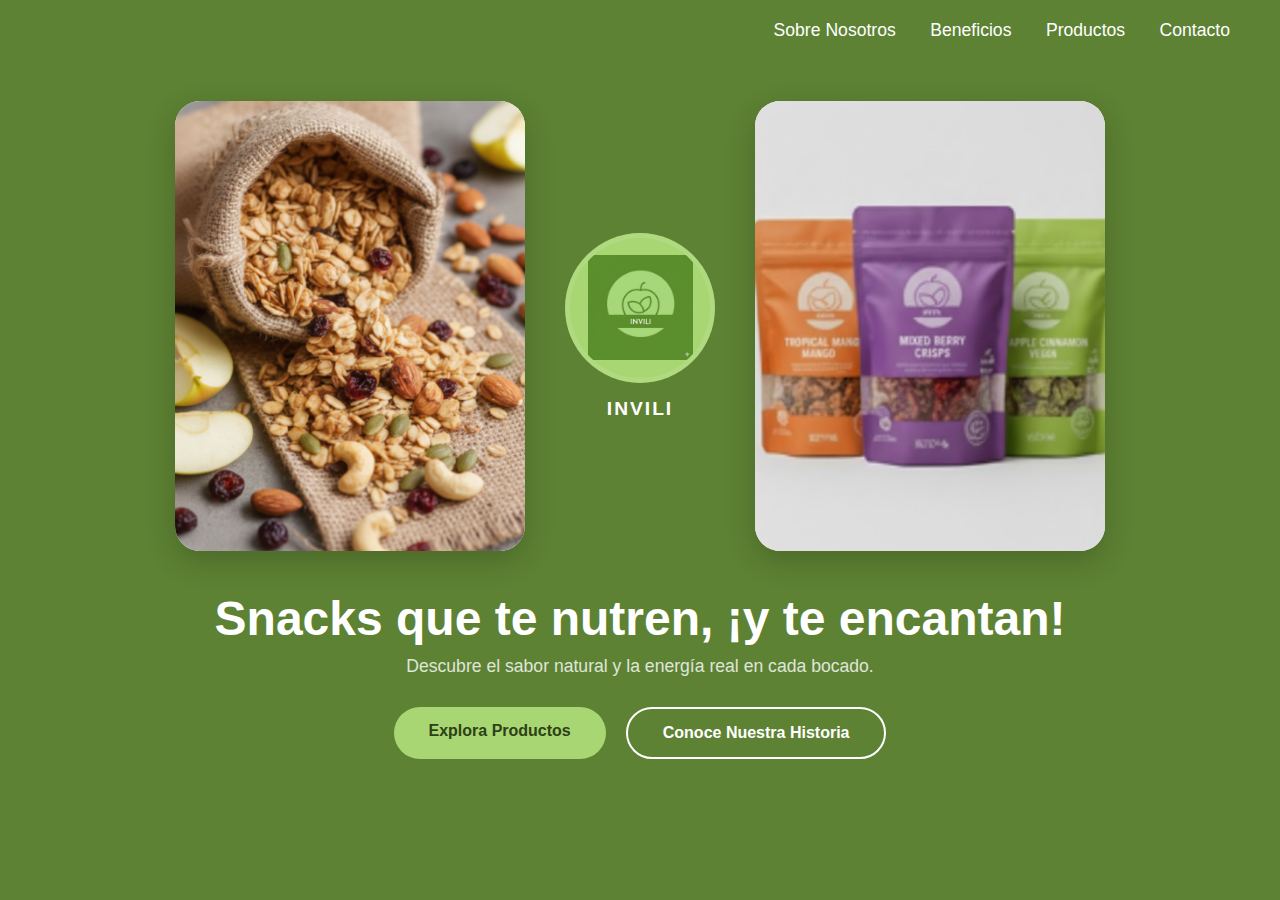
<file: index.html>
<!DOCTYPE html>

<html lang="es">

<head>
    <meta charset="UTF-8">
    <meta name="viewport" content="width=device-width, initial-scale=1.0">
    <title>Snacks Saludables - INVILI</title>
    <link rel="stylesheet" href="INVILISTYLE.css">
</head>
<body>



    <nav class="navbar">
        <div class="nav-links">
            <a href="SOBRENOSOTROS.html">Sobre Nosotros</a>
            <a href="BENEFICIOS.HTML">Beneficios</a>
            <a href="PRODUCTOS.HTML">Productos</a>
            <a href="CONTACTO.html">Contacto</a>
        </div>
    </nav>

    <main class="hero-section">
        <div class="main-grid">
            <div class="card">
                <img src="INVILISECOS.png" alt="Snack">
            </div>
            <div class="logo-wrapper">
                <div class="circular-logo">
                    <img src="LOGO.png" alt="Logo">
                </div>
                <span class="brand-name">INVILI</span>
            </div>
            <div class="card">
                <img src="invili.jpg" alt="Empaque">
            </div>
        </div>
        <div class="content">
            <h1>Snacks que te nutren, ¡y te encantan!</h1>
            <p>Descubre el sabor natural y la energía real en cada bocado.</p>
            <div class="buttons">
                <a href="PRODUCTOS.HTML" class="btn btn-filled">Explora Productos</a>
                <a href="SOBRENOSOTROS.html" class="btn btn-outline">Conoce Nuestra Historia</a>
            </div>
        </div>
    </main>

</body>

</html>
</file>
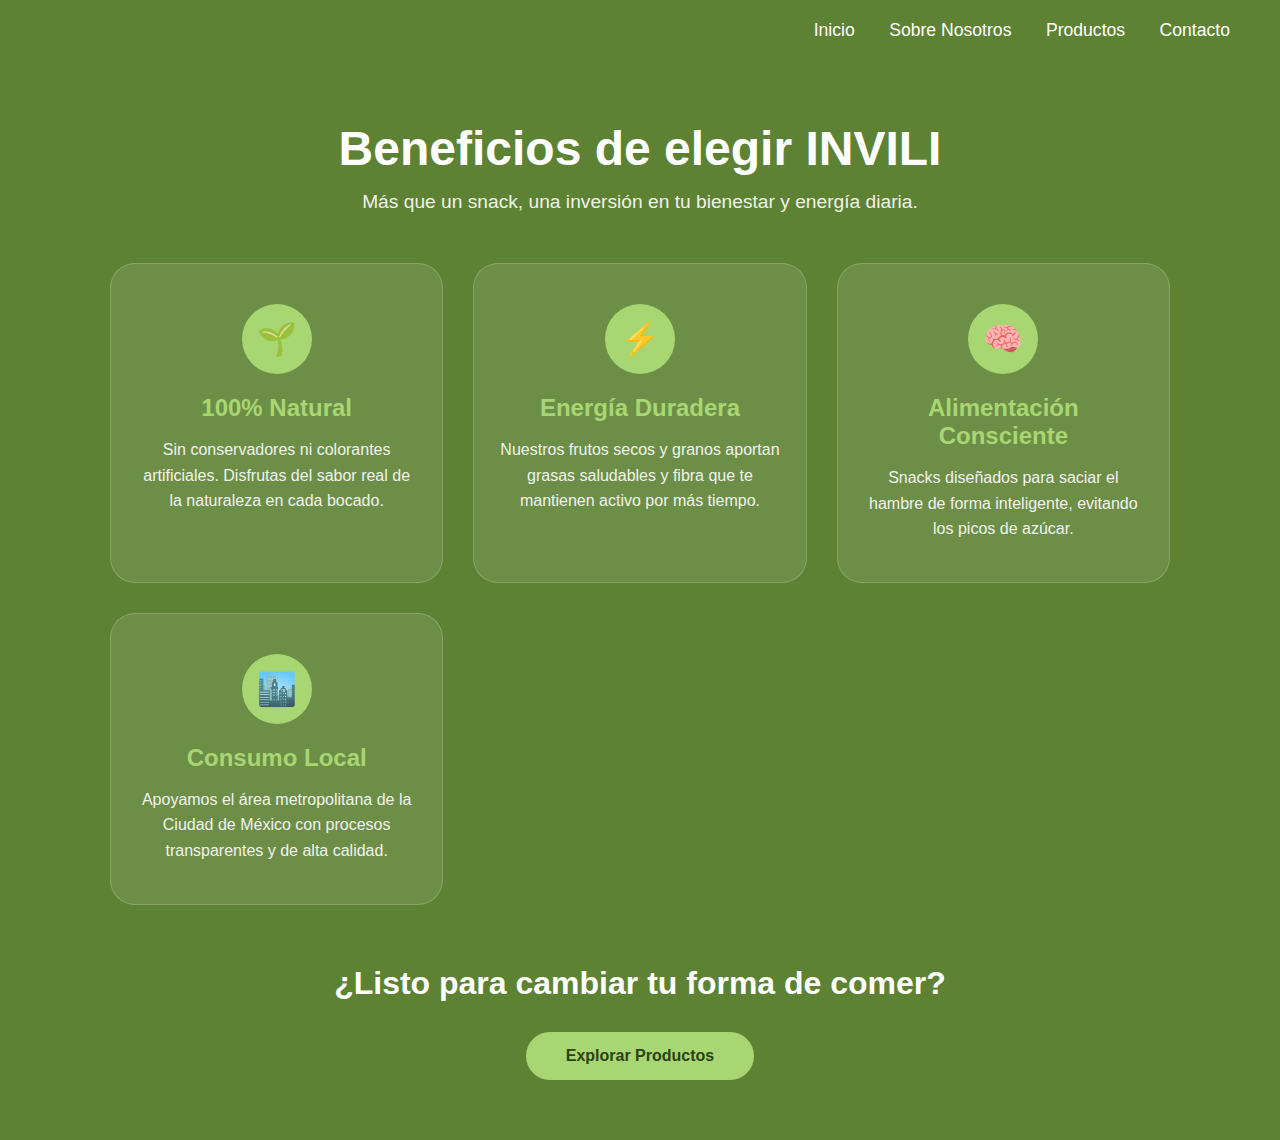
<file: BENEFICIOS.HTML>
<!DOCTYPE html>
<html lang="es">
<head>
    <meta charset="UTF-8">
    <meta name="viewport" content="width=device-width, initial-scale=1.0">
    <title>Beneficios - INVILI</title>
    <link rel="stylesheet" href="BENESTYLE.css">
</head>
<body>

    <nav class="navbar">
        <div class="nav-links">
            <a href="index.html">Inicio</a>
            <a href="SOBRENOSOTROS.html">Sobre Nosotros</a>
            <a href="PRODUCTOS.HTML">Productos</a>
            <a href="CONTACTO.html">Contacto</a>
        </div>
    </nav>

    <main class="benefits-container">
        <header class="benefits-header">
            <h1>Beneficios de elegir INVILI</h1>
            <p>Más que un snack, una inversión en tu bienestar y energía diaria.</p>
        </header>

        <section class="benefits-grid">
            <div class="benefit-card">
                <div class="icon-circle">🌱</div>
                <h3>100% Natural</h3>
                <p>Sin conservadores ni colorantes artificiales. Disfrutas del sabor real de la naturaleza en cada bocado.</p>
            </div>

            <div class="benefit-card">
                <div class="icon-circle">⚡</div>
                <h3>Energía Duradera</h3>
                <p>Nuestros frutos secos y granos aportan grasas saludables y fibra que te mantienen activo por más tiempo.</p>
            </div>

            <div class="benefit-card">
                <div class="icon-circle">🧠</div>
                <h3>Alimentación Consciente</h3>
                <p>Snacks diseñados para saciar el hambre de forma inteligente, evitando los picos de azúcar.</p>
            </div>

            <div class="benefit-card">
                <div class="icon-circle">🏙️</div>
                <h3>Consumo Local</h3>
                <p>Apoyamos el área metropolitana de la Ciudad de México con procesos transparentes y de alta calidad.</p>
            </div>
        </section>

        <footer class="benefits-cta">
            <h2>¿Listo para cambiar tu forma de comer?</h2>
            <a href="PRODUCTOS.HTML" class="btn-cta">Explorar Productos</a>
        </footer>
    </main>

</body>

</html>
</file>
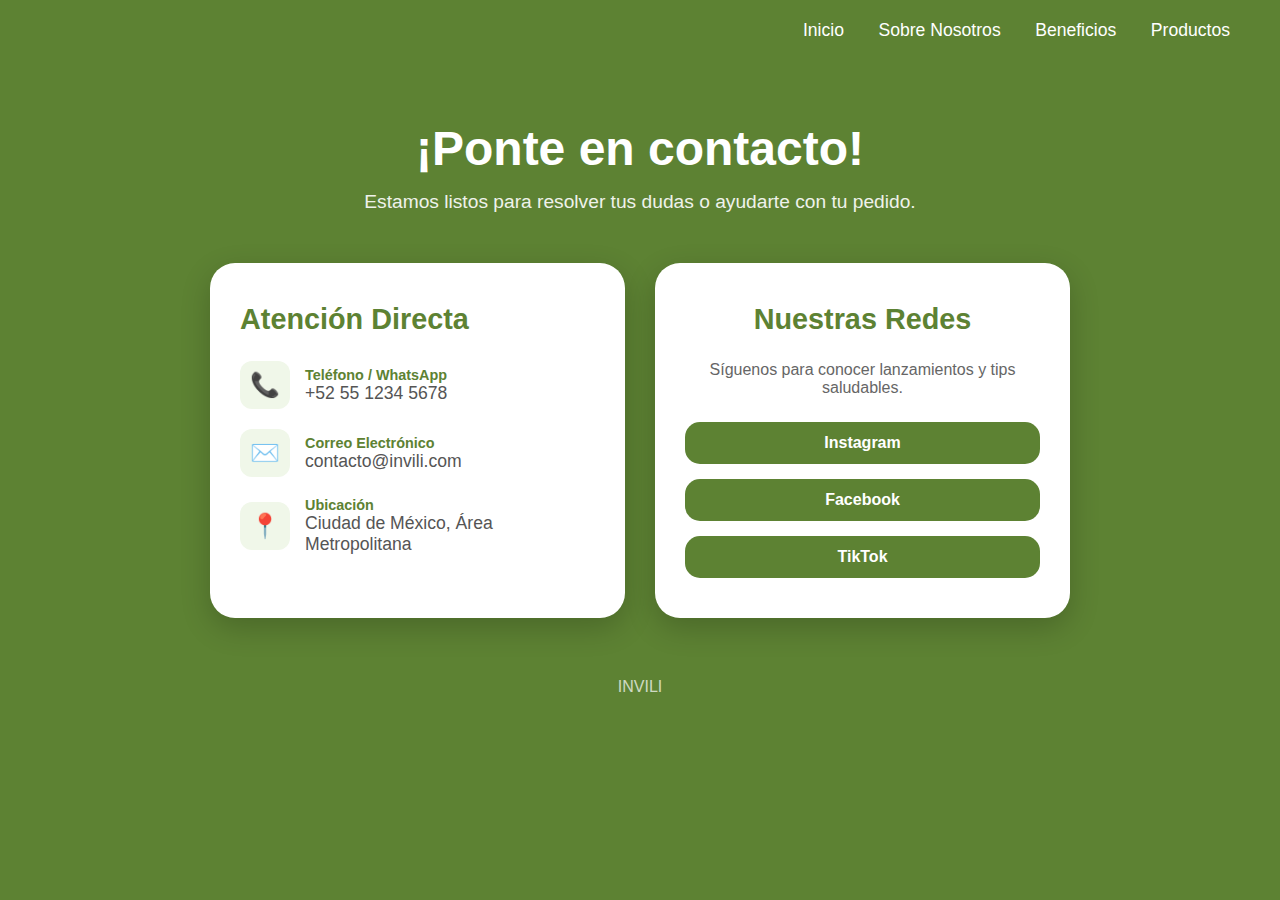
<file: CONTACTO.html>
<!DOCTYPE html>
<html lang="es">
<head>
    <meta charset="UTF-8">
    <meta name="viewport" content="width=device-width, initial-scale=1.0">
    <title>Contacto - INVILI</title>
    <link rel="stylesheet" href="CONTACSTYLE.css">
</head>
<body>

    <nav class="navbar">
        <div class="nav-links">
            <a href="index.html">Inicio</a>
            <a href="SOBRENOSOTROS.html">Sobre Nosotros</a>
            <a href="BENEFICIOS.HTML">Beneficios</a>
            <a href="PRODUCTOS.HTML">Productos</a>
        </div>
    </nav>

    <main class="contact-container">
        <header class="contact-header">
            <h1>¡Ponte en contacto!</h1>
            <p>Estamos listos para resolver tus dudas o ayudarte con tu pedido.</p>
        </header>

        <div class="contact-grid">
            
            <div class="contact-card">
                <h2>Atención Directa</h2>
                <div class="contact-item">
                    <span class="icon">📞</span>
                    <div class="info">
                        <strong>Teléfono / WhatsApp</strong>
                        <p>+52 55 1234 5678</p>
                    </div>
                </div>
                <div class="contact-item">
                    <span class="icon">✉️</span>
                    <div class="info">
                        <strong>Correo Electrónico</strong>
                        <p>contacto@invili.com</p>
                    </div>
                </div>
                <div class="contact-item">
                    <span class="icon">📍</span>
                    <div class="info">
                        <strong>Ubicación</strong>
                        <p>Ciudad de México, Área Metropolitana</p>
                    </div>
                </div>
            </div>

            <div class="contact-card social-card">
                <h2>Nuestras Redes</h2>
                <p>Síguenos para conocer lanzamientos y tips saludables.</p>
                <div class="social-links">
                    <a href="#" class="social-btn instagram">Instagram</a>
                    <a href="#" class="social-btn facebook">Facebook</a>
                    <a href="#" class="social-btn tiktok">TikTok</a>
                </div>
            </div>

        </div>

        <footer class="contact-footer">
            <div class="logo-small">
                <div class="mini-circle"></div>
                <span>INVILI</span>
            </div>
        </footer>
    </main>

</body>

</html>
</file>
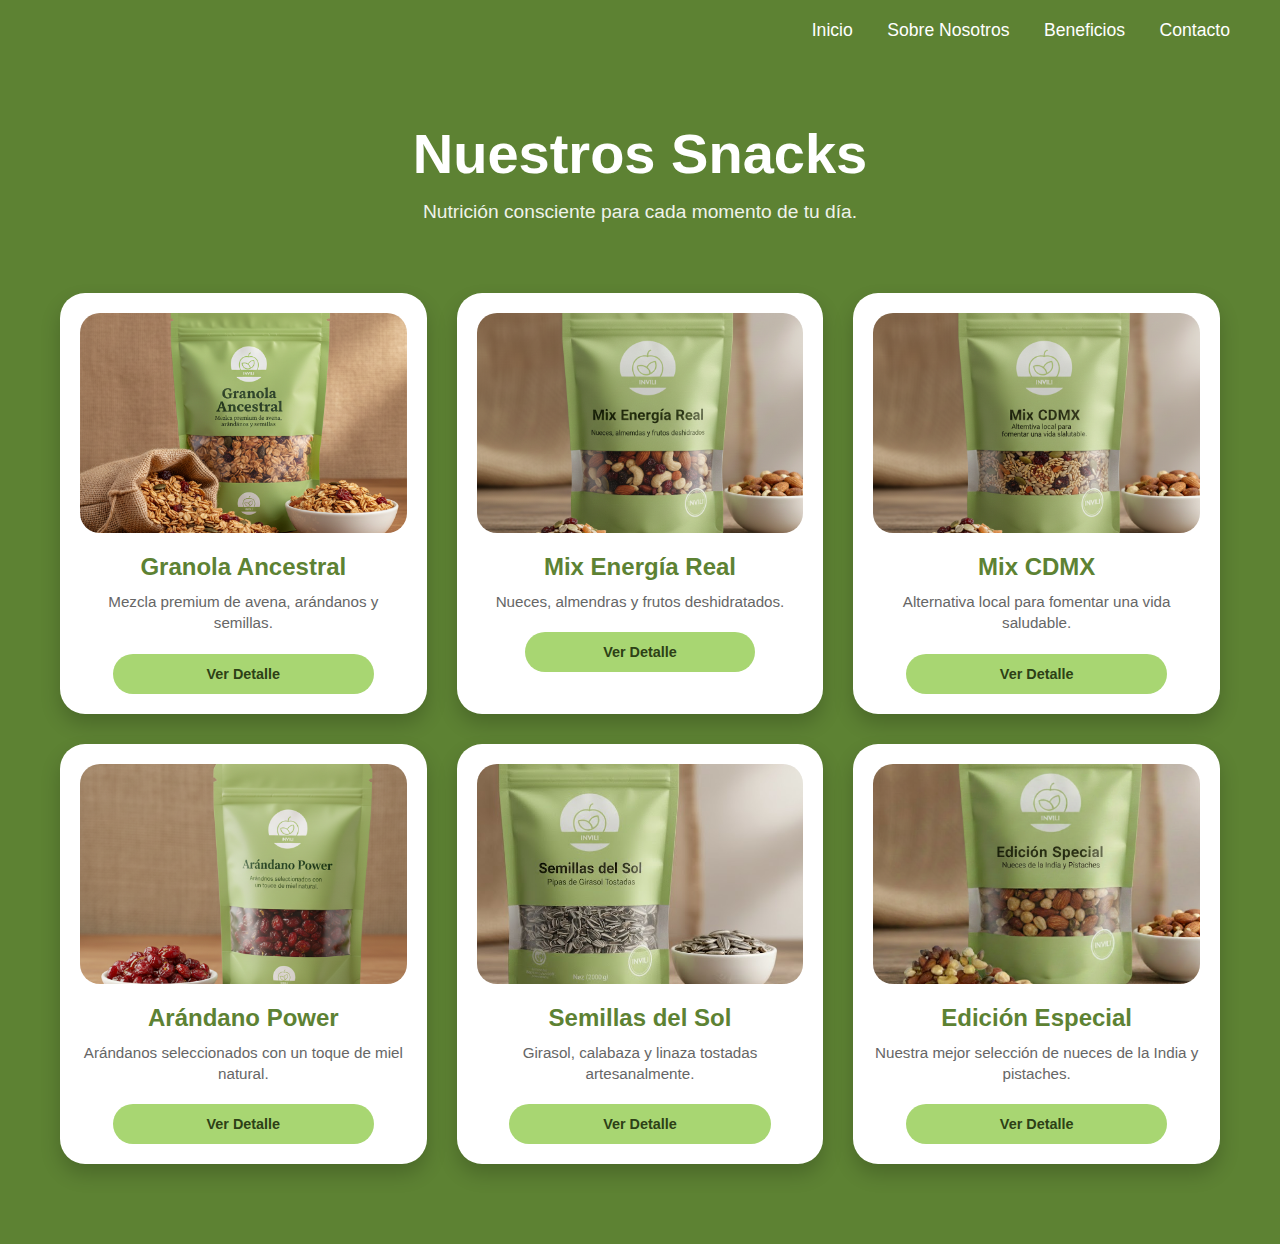
<file: PRODUCTOS.HTML>
<!DOCTYPE html>
<html lang="es">
<head>
    <meta charset="UTF-8">
    <meta name="viewport" content="width=device-width, initial-scale=1.0">
    <title>Productos - INVILI</title>
    <link rel="stylesheet" href="PRODUCTOS.css">
</head>
<body>

    <nav class="navbar">
        <div class="nav-links">
            <a href="index.html">Inicio</a>
            <a href="SOBRENOSOTROS.html">Sobre Nosotros</a>
            <a href="BENEFICIOS.HTML">Beneficios</a>
            <a href="CONTACTO.html">Contacto</a>
        </div>
    </nav>

    <main class="products-container">
        <header class="products-header">
            <h1>Nuestros Snacks</h1>
            <p>Nutrición consciente para cada momento de tu día.</p>
        </header>

        <div class="products-grid">
            
            <div class="product-card">
                <div class="product-image">
                    <img src="GRANOLA.png" alt="Granola Natural">
                </div>
                <div class="product-info">
                    <h3>Granola Ancestral</h3>
                    <p>Mezcla premium de avena, arándanos y semillas.</p>
                    <a href="#" class="btn-product">Ver Detalle</a>
                </div>
            </div>

            <div class="product-card">
                <div class="product-image">
                    <img src="MIX.png" alt="Mix de Frutos Secos">
                </div>
                <div class="product-info">
                    <h3>Mix Energía Real</h3>
                    <p>Nueces, almendras y frutos deshidratados.</p>
                    <a href="#" class="btn-product">Ver Detalle</a>
                </div>
            </div>

            <div class="product-card">
                <div class="product-image">
                    <img src="CDMX.png" alt="Snack Saludable">
                </div>
                <div class="product-info">
                    <h3>Mix CDMX</h3>
                    <p>Alternativa local para fomentar una vida saludable.</p>
                    <a href="#" class="btn-product">Ver Detalle</a>
                </div>
            </div>

            <div class="product-card">
                <div class="product-image">
                    <img src="ARANDANO.png" alt="Snack Proteico">
                </div>
                <div class="product-info">
                    <h3>Arándano Power</h3>
                    <p>Arándanos seleccionados con un toque de miel natural.</p>
                    <a href="#" class="btn-product">Ver Detalle</a>
                </div>
            </div>

            <div class="product-card">
                <div class="product-image">
                    <img src="SemillasSol.png" alt="Semillas Sol">
                </div>
                <div class="product-info">
                    <h3>Semillas del Sol</h3>
                    <p>Girasol, calabaza y linaza tostadas artesanalmente.</p>
                    <a href="#" class="btn-product">Ver Detalle</a>
                </div>
            </div>

            <div class="product-card">
                <div class="product-image">
                    <img src="Edicion especial.png" alt="Mix Premium">
                </div>
                <div class="product-info">
                    <h3>Edición Especial</h3>
                    <p>Nuestra mejor selección de nueces de la India y pistaches.</p>
                    <a href="#" class="btn-product">Ver Detalle</a>
                </div>
            </div>

        </div>
    </main>

</body>
</html>
</file>
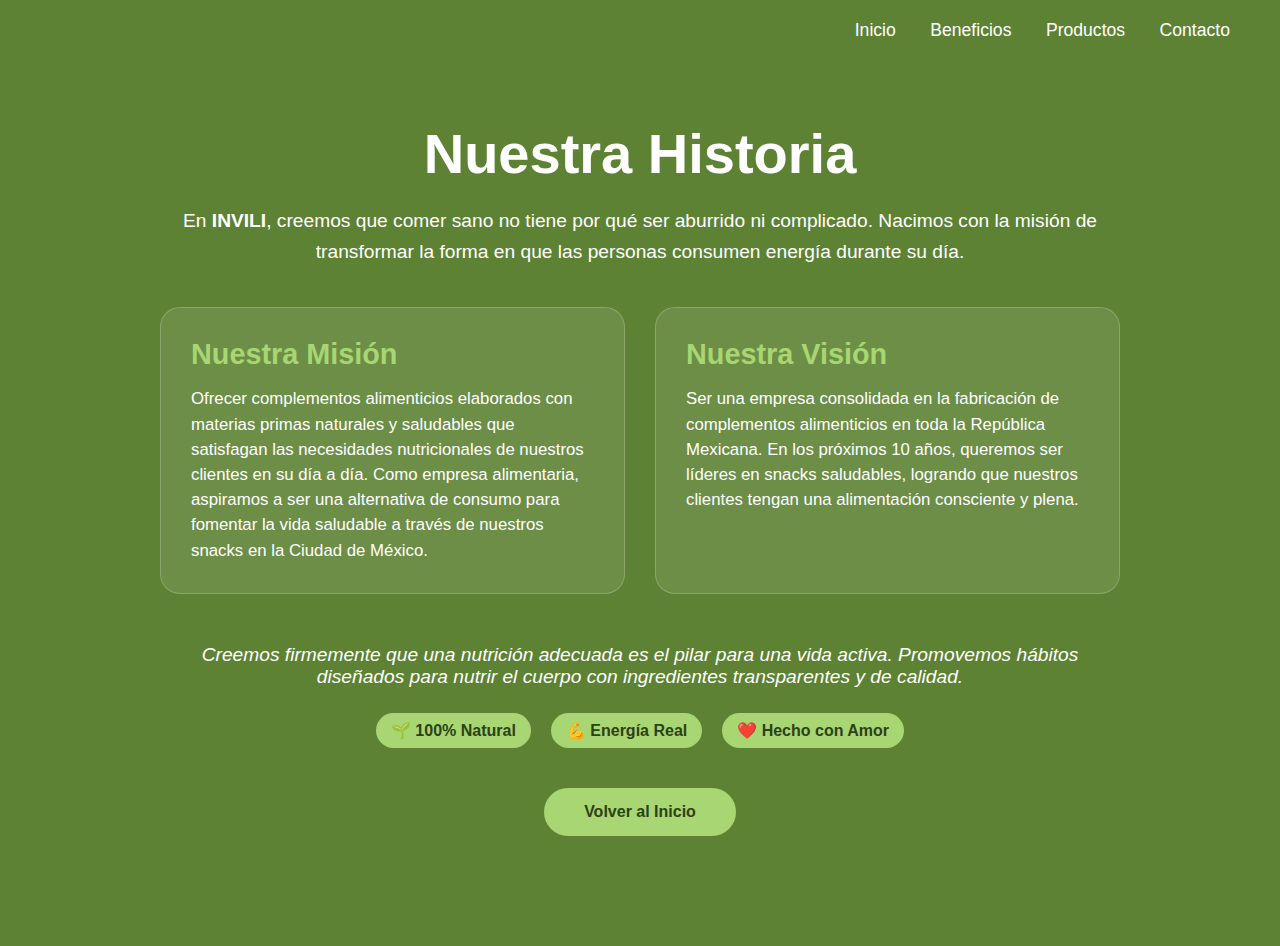
<file: SOBRENOSOTROS.html>
<!DOCTYPE html>
<html lang="es">
<head>
    <meta charset="UTF-8">
    <meta name="viewport" content="width=device-width, initial-scale=1.0">
    <title>Nuestra Historia - INVILI</title>
    <link rel="stylesheet" href="SOBRESTYLE.css">
</head>
<body>

    <nav class="navbar">
        <div class="nav-links">
            <a href="index.html">Inicio</a>
            <a href="BENEFICIOS.HTML">Beneficios</a>
            <a href="PRODUCTOS.HTML">Productos</a>
            <a href="CONTACTO.html">Contacto</a>
        </div>
    </nav>

    <main class="about-container">
        <section class="intro-text">
            <h1>Nuestra Historia</h1>
            <p>En <strong>INVILI</strong>, creemos que comer sano no tiene por qué ser aburrido ni complicado. Nacimos con la misión de transformar la forma en que las personas consumen energía durante su día.</p>
        </section>

        <div class="mission-vision-grid">
            <div class="info-card">
                <h2>Nuestra Misión</h2>
                <p>Ofrecer complementos alimenticios elaborados con materias primas naturales y saludables que satisfagan las necesidades nutricionales de nuestros clientes en su día a día. Como empresa alimentaria, aspiramos a ser una alternativa de consumo para fomentar la vida saludable a través de nuestros snacks en la Ciudad de México.</p>
            </div>

            <div class="info-card">
                <h2>Nuestra Visión</h2>
                <p>Ser una empresa consolidada en la fabricación de complementos alimenticios en toda la República Mexicana. En los próximos 10 años, queremos ser líderes en snacks saludables, logrando que nuestros clientes tengan una alimentación consciente y plena.</p>
            </div>
        </div>

        <section class="values-highlight">
            <p>Creemos firmemente que una nutrición adecuada es el pilar para una vida activa. Promovemos hábitos diseñados para nutrir el cuerpo con ingredientes transparentes y de calidad.</p>
            <div class="badges">
                <span>🌱 100% Natural</span>
                <span>💪 Energía Real</span>
                <span>❤️ Hecho con Amor</span>
            </div>
            <a href="index.html" class="btn-return">Volver al Inicio</a>
        </section>
    </main>

</body>
</html>
</file>
<file: INVILISTYLE.css>
* {
    margin: 0;
    padding: 0;
    box-sizing: border-box;
}

body {
    font-family: Arial, sans-serif;
    background-color: #5d8233; /* El verde de tu imagen */
    color: white;
    text-align: center;
}

/* Menú Superior */
/* --- NAVBAR UNIFICADA (Links a la derecha) --- */
.navbar {
    background-color: #5d8233; /* El verde de tu marca */
    padding: 20px 50px;
    display: flex;
    justify-content: flex-end; /* Esto empuja todo a la derecha */
    width: 100%;
}

.nav-links a {
    color: white;
    text-decoration: none;
    margin-left: 30px; /* Espacio entre cada link */
    font-size: 1.1rem;
    font-weight: 500;
    font-family: 'Segoe UI', Arial, sans-serif; /* Tipografía limpia */
    transition: 0.3s;
}

.nav-links a:hover {
    opacity: 0.7; /* Efecto suave al pasar el mouse */
}

/* --- RESPONSIVO PARA EL BAR (Para que en celular no se vea mal) --- */
@media (max-width: 768px) {
    .navbar {
        padding: 20px;
        justify-content: center; /* En móvil se centra para que quepa mejor */
    }
    
    .nav-links {
        display: flex;
        gap: 15px;
    }
    
    .nav-links a {
        margin-left: 0;
        font-size: 0.9rem;
    }
}

/* Grid principal para centrar todo horizontalmente */
.main-grid {
    display: flex;
    justify-content: center;
    align-items: center;
    gap: 40px;
    padding: 40px 20px;
    flex-wrap: wrap;
}

/* Tarjetas de imágenes laterales */
.card {
    width: 350px;
    height: 450px;
    background: white;
    border-radius: 25px;
    overflow: hidden;
    box-shadow: 0 10px 30px rgba(0,0,0,0.2);
}

.card img {
    width: 100%;
    height: 100%;
    object-fit: cover;
}

/* LOGO CIRCULAR (Lo que pediste) */
.logo-wrapper {
    display: flex;
    flex-direction: column;
    align-items: center;
    gap: 15px;
}

.circular-logo {
    width: 150px;           /* Tamaño fijo para que sea un círculo */
    height: 150px;
    background-color: #a8d672; /* Color verde claro */
    border-radius: 50%;      /* Círculo perfecto */
    display: flex;
    justify-content: center;
    align-items: center;
    overflow: hidden;
    border: 5px solid rgba(255,255,255,0.1);
}

.circular-logo img {
    width: 75%;             /* Logo interno sin tocar bordes */
    height: 75%;
    object-fit: contain;
}

.brand-name {
    font-weight: bold;
    letter-spacing: 2px;
    font-size: 1.2rem;
}

/* Textos y Botones inferiores */
.content h1 {
    font-size: 3rem;
    margin-bottom: 10px;
    font-weight: bold;
}

.content p {
    font-size: 1.1rem;
    margin-bottom: 30px;
    opacity: 0.8;
}

.buttons {
    display: flex;
    justify-content: center;
    gap: 20px;
}

.btn {
    padding: 15px 35px;
    border-radius: 30px;
    text-decoration: none;
    font-weight: bold;
    transition: 0.3s;
}

.btn-filled {
    background-color: #a8d672;
    color: #2d4116;
}

.btn-outline {
    border: 2px solid white;
    color: white;
}

.btn:hover {
    transform: scale(1.05);
}
</file>
<file: BENESTYLE.css>
/* --- RESET GENERAL --- */
* {
    margin: 0;
    padding: 0;
    box-sizing: border-box;
}

body {
    font-family: Arial, sans-serif; /* Igual a tu página principal */
    background-color: #5d8233;
    color: white;
    text-align: center;
}

/* --- NAVBAR (Igual al de tu Principal) --- */
.navbar {
    background-color: #5d8233;
    padding: 20px 50px;
    display: flex;
    justify-content: flex-end;
    width: 100%;
}

.nav-links a {
    color: white;
    text-decoration: none;
    margin-left: 30px;
    font-size: 1.1rem;
    font-weight: 500;
    font-family: 'Segoe UI', Arial, sans-serif;
    transition: 0.3s;
}

.nav-links a:hover {
    opacity: 0.7;
}

/* --- CONTENIDO DE BENEFICIOS --- */
.benefits-container {
    max-width: 1100px;
    margin: 0 auto;
    padding: 60px 20px;
}

.benefits-header h1 {
    font-size: 3rem;
    margin-bottom: 15px;
    font-weight: bold;
}

.benefits-header p {
    font-size: 1.2rem;
    margin-bottom: 50px;
    opacity: 0.9;
}

/* GRID DE BENEFICIOS */
.benefits-grid {
    display: grid;
    grid-template-columns: repeat(auto-fit, minmax(250px, 1fr));
    gap: 30px;
    margin-bottom: 60px;
}

/* TARJETAS DE BENEFICIOS */
.benefit-card {
    background: rgba(255, 255, 255, 0.1); /* Estilo Glassmorphism */
    border: 1px solid rgba(255, 255, 255, 0.2);
    border-radius: 25px;
    padding: 40px 25px;
    transition: 0.3s;
}

.benefit-card:hover {
    transform: translateY(-10px);
    background: rgba(255, 255, 255, 0.15);
}

.icon-circle {
    width: 70px;
    height: 70px;
    background-color: #a8d672;
    border-radius: 50%;
    display: flex;
    justify-content: center;
    align-items: center;
    font-size: 2rem;
    margin: 0 auto 20px;
}

.benefit-card h3 {
    color: #a8d672;
    font-size: 1.5rem;
    margin-bottom: 15px;
}

.benefit-card p {
    font-size: 1rem;
    line-height: 1.6;
    opacity: 0.9;
}

/* SECCIÓN FINAL */
.benefits-cta h2 {
    margin-bottom: 30px;
    font-size: 2rem;
}

.btn-cta {
    display: inline-block;
    padding: 15px 40px;
    background-color: #a8d672;
    color: #2d4116;
    text-decoration: none;
    font-weight: bold;
    border-radius: 30px;
    transition: 0.3s;
}

.btn-cta:hover {
    transform: scale(1.05);
    background-color: white;
}

/* RESPONSIVO */
@media (max-width: 768px) {
    .navbar {
        justify-content: center;
        padding: 20px;
    }
    .nav-links a {
        margin-left: 15px;
        font-size: 0.9rem;
    }
}
</file>
<file: CONTACSTYLE.css>
/* --- RESET GENERAL --- */
* {
    margin: 0;
    padding: 0;
    box-sizing: border-box;
}

body {
    font-family: Arial, sans-serif;
    background-color: #5d8233;
    color: white;
    text-align: center;
}

/* --- NAVBAR (Idéntica a la Principal) --- */
.navbar {
    background-color: #5d8233;
    padding: 20px 50px;
    display: flex;
    justify-content: flex-end;
    width: 100%;
}

.nav-links a {
    color: white;
    text-decoration: none;
    margin-left: 30px;
    font-size: 1.1rem;
    font-weight: 500;
    font-family: 'Segoe UI', Arial, sans-serif;
    transition: 0.3s;
}

.nav-links a:hover {
    opacity: 0.7;
}

/* --- CONTENEDOR CONTACTO --- */
.contact-container {
    max-width: 900px;
    margin: 0 auto;
    padding: 60px 20px;
}

.contact-header h1 {
    font-size: 3rem;
    margin-bottom: 15px;
    font-weight: bold;
}

.contact-header p {
    font-size: 1.2rem;
    margin-bottom: 50px;
    opacity: 0.9;
}

/* GRID DE TARJETAS */
.contact-grid {
    display: grid;
    grid-template-columns: repeat(auto-fit, minmax(300px, 1fr));
    gap: 30px;
}

.contact-card {
    background: white;
    color: #333;
    padding: 40px 30px;
    border-radius: 25px;
    text-align: left;
    box-shadow: 0 10px 30px rgba(0,0,0,0.2);
}

.contact-card h2 {
    color: #5d8233;
    margin-bottom: 25px;
    font-size: 1.8rem;
}

/* ITEMS DE CONTACTO */
.contact-item {
    display: flex;
    align-items: center;
    gap: 15px;
    margin-bottom: 20px;
}

.contact-item .icon {
    font-size: 1.5rem;
    background: #f0f7e9;
    padding: 10px;
    border-radius: 12px;
}

.info strong {
    display: block;
    color: #5d8233;
    font-size: 0.9rem;
}

.info p {
    font-size: 1.1rem;
    color: #555;
}

/* SECCIÓN REDES SOCIALES */
.social-card {
    text-align: center;
}

.social-card p {
    margin-bottom: 25px;
    color: #666;
}

.social-links {
    display: flex;
    flex-direction: column;
    gap: 15px;
}

.social-btn {
    display: block;
    padding: 12px;
    border-radius: 15px;
    text-decoration: none;
    font-weight: bold;
    color: white;
    transition: 0.3s;
    background-color: #5d8233; /* Color base redes */
}

.social-btn:hover {
    transform: scale(1.03);
    background-color: #a8d672;
    color: #2d4116;
}

/* FOOTER LOGO */
.contact-footer {
    margin-top: 60px;
    opacity: 0.7;
}

/* RESPONSIVO */
@media (max-width: 768px) {
    .navbar {
        justify-content: center;
        padding: 20px;
    }
    .nav-links a {
        margin-left: 15px;
        font-size: 0.9rem;
    }
}
</file>
<file: PRODUCTOS.css>
/* --- RESET GENERAL --- */
* {
    margin: 0;
    padding: 0;
    box-sizing: border-box;
}

body {
    font-family: Arial, sans-serif; /* Cambiado a Arial para igualar tu Principal */
    background-color: #5d8233; 
    color: white;
    overflow-x: hidden;
}

/* --- NAVBAR (Ajustada para ser igual a la Principal) --- */
.navbar {
    background-color: #5d8233;
    padding: 20px 50px;
    display: flex;
    justify-content: flex-end;
    width: 100%;
}

.nav-links a {
    color: white;
    text-decoration: none;
    margin-left: 30px;
    font-size: 1.1rem;
    font-weight: 500;
    font-family: 'Segoe UI', Arial, sans-serif; /* Mantenemos la jerarquía de fuente */
    transition: 0.3s;
}

.nav-links a:hover {
    opacity: 0.7;
}

/* --- SECCIÓN DE PRODUCTOS --- */
.products-container {
    max-width: 1200px;
    margin: 0 auto;
    padding: 60px 20px;
    text-align: center;
}

.products-header {
    margin-bottom: 50px;
}

.products-header h1 {
    font-size: clamp(2.5rem, 5vw, 3.5rem);
    margin-bottom: 15px;
    font-weight: bold;
}

.products-header p {
    font-size: 1.2rem;
    opacity: 0.9;
    max-width: 700px;
    margin: 0 auto;
}

/* --- GRID DE PRODUCTOS --- */
.products-grid {
    display: grid;
    grid-template-columns: repeat(auto-fit, minmax(280px, 1fr));
    gap: 30px;
    padding: 20px 0;
}

/* --- TARJETA DE PRODUCTO --- */
.product-card {
    background: white; 
    border-radius: 25px;
    padding: 20px;
    color: #333; 
    transition: transform 0.3s ease, box-shadow 0.3s ease;
    display: flex;
    flex-direction: column;
    align-items: center;
    box-shadow: 0 10px 20px rgba(0,0,0,0.2);
}

.product-card:hover {
    transform: translateY(-10px);
    box-shadow: 0 15px 30px rgba(0,0,0,0.3);
}

.product-image {
    width: 100%;
    height: 220px;
    border-radius: 20px;
    overflow: hidden;
    margin-bottom: 20px;
    background-color: #f9f9f9;
}

.product-image img {
    width: 100%;
    height: 100%;
    object-fit: cover; 
}

.product-card h3 {
    color: #5d8233; 
    font-size: 1.5rem;
    margin-bottom: 10px;
    font-weight: bold;
}

.product-card p {
    font-size: 0.95rem;
    color: #666;
    margin-bottom: 20px;
    line-height: 1.4;
}

/* --- BOTÓN DE PRODUCTO --- */
.btn-product {
    display: inline-block;
    background-color: #a8d672; 
    color: #2d4116;
    padding: 12px 25px;
    border-radius: 30px; /* Ajustado a 30px como en tu Principal */
    text-decoration: none;
    font-weight: bold;
    font-size: 0.9rem;
    transition: 0.3s;
    margin-top: auto; 
    width: 80%;
}

.btn-product:hover {
    background-color: #5d8233;
    color: white;
    transform: scale(1.05);
}

/* --- RESPONSIVO --- */
@media (max-width: 768px) {
    .navbar {
        padding: 20px;
        justify-content: center;
    }
    
    .nav-links {
        display: flex;
        gap: 15px;
    }
    
    .nav-links a {
        margin-left: 0;
        font-size: 0.9rem;
    }
}
</file>
<file: SOBRESTYLE.css>
/* --- RESET --- */
* {
    margin: 0;
    padding: 0;
    box-sizing: border-box;
}

body {
    font-family: 'Segoe UI', Arial, sans-serif;
    background-color: #5d8233; /* Verde marca */
    color: white;
}

/* --- NAVBAR (Alineada a la derecha) --- */
/* --- NAVBAR UNIFICADA (Links a la derecha) --- */
.navbar {
    background-color: #5d8233; /* El verde de tu marca */
    padding: 20px 50px;
    display: flex;
    justify-content: flex-end; /* Esto empuja todo a la derecha */
    width: 100%;
}

.nav-links a {
    color: white;
    text-decoration: none;
    margin-left: 30px; /* Espacio entre cada link */
    font-size: 1.1rem;
    font-weight: 500;
    font-family: 'Segoe UI', Arial, sans-serif; /* Tipografía limpia */
    transition: 0.3s;
}

.nav-links a:hover {
    opacity: 0.7; /* Efecto suave al pasar el mouse */
}

/* --- RESPONSIVO PARA EL BAR (Para que en celular no se vea mal) --- */
@media (max-width: 768px) {
    .navbar {
        padding: 20px;
        justify-content: center; /* En móvil se centra para que quepa mejor */
    }
    
    .nav-links {
        display: flex;
        gap: 15px;
    }
    
    .nav-links a {
        margin-left: 0;
        font-size: 0.9rem;
    }
}

/* --- CONTENIDO SOBRE NOSOTROS --- */
.about-container {
    max-width: 1000px;
    margin: 0 auto;
    padding: 60px 20px;
    text-align: center;
}

.intro-text h1 {
    font-size: 3.5rem;
    margin-bottom: 20px;
}

.intro-text p {
    font-size: 1.2rem;
    line-height: 1.6;
    margin-bottom: 40px;
}

/* Grid de Misión y Visión */
.mission-vision-grid {
    display: grid;
    grid-template-columns: 1fr 1fr;
    gap: 30px;
    margin-bottom: 50px;
}

.info-card {
    background: rgba(255, 255, 255, 0.1);
    padding: 30px;
    border-radius: 20px;
    border: 1px solid rgba(255, 255, 255, 0.2);
    text-align: left;
}

.info-card h2 {
    color: #a8d672;
    margin-bottom: 15px;
    font-size: 1.8rem;
}

.info-card p {
    font-size: 1.05rem;
    line-height: 1.5;
}

/* Valores y Botón */
.values-highlight p {
    font-style: italic;
    font-size: 1.2rem;
    margin-bottom: 25px;
}

.badges {
    display: flex;
    justify-content: center;
    gap: 20px;
    margin-bottom: 40px;
}

.badges span {
    background: #a8d672;
    color: #2d4116;
    padding: 8px 15px;
    border-radius: 50px;
    font-weight: bold;
}

.btn-return {
    display: inline-block;
    background-color: #a8d672;
    color: #2d4116;
    padding: 15px 40px;
    border-radius: 50px;
    text-decoration: none;
    font-weight: bold;
    margin-bottom: 50px;
}

/* Imagen Final */
.featured-image img {
    width: 100%;
    max-width: 500px;
    border-radius: 30px;
    box-shadow: 0 20px 40px rgba(0,0,0,0.3);
}

/* Responsive */
@media (max-width: 768px) {
    .mission-vision-grid { grid-template-columns: 1fr; }
    .intro-text h1 { font-size: 2.5rem; }
}
</file>
